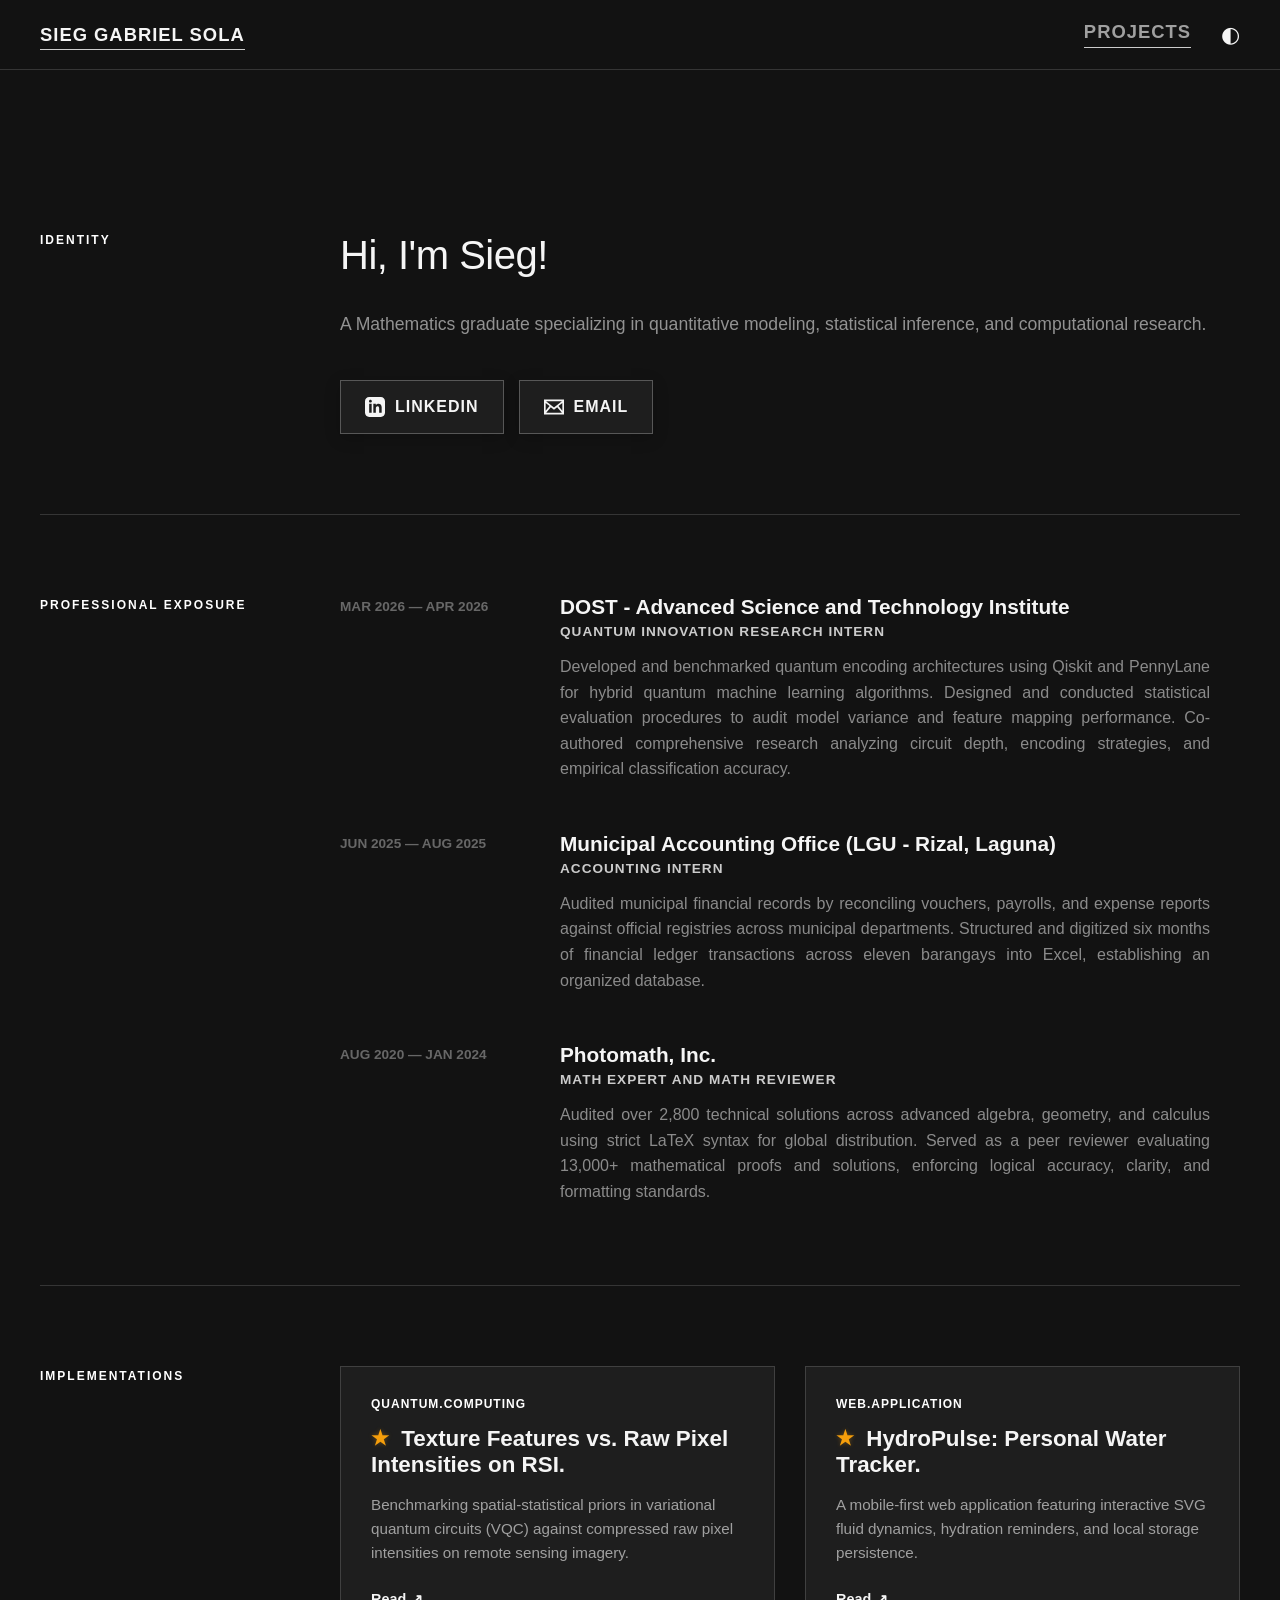
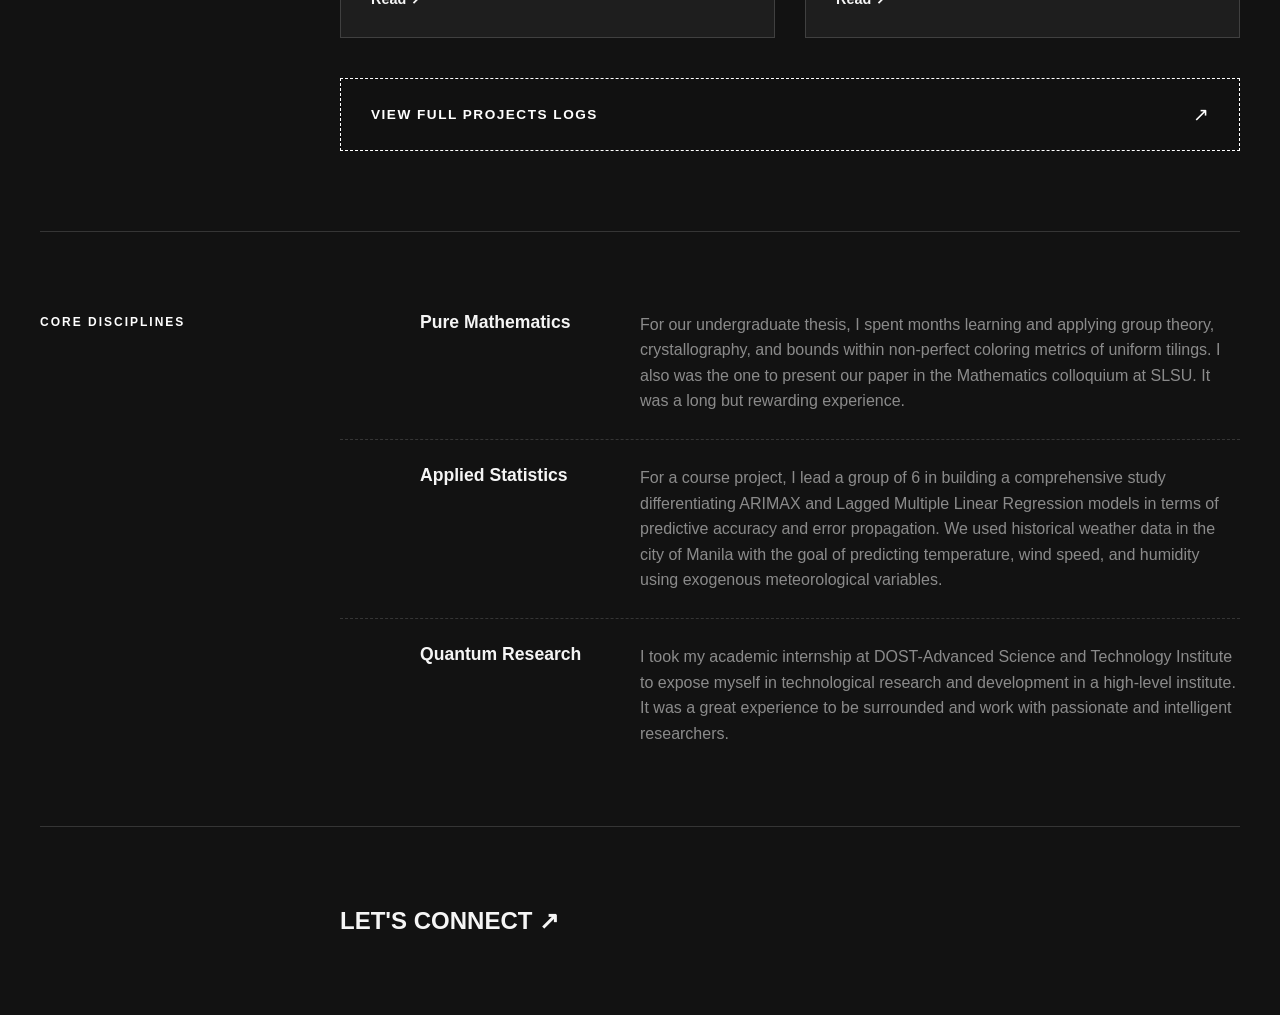
<file: index.html>
<!DOCTYPE html>
<html lang="en">

<head>
    <meta charset="UTF-8">
    <meta name="viewport" content="width=device-width, initial-scale=1.0">
    <title>Sieg Gabriel Sola</title>
    <link rel="stylesheet" href="style.css?v=3.1">
    <script>
        // Apply theme before paint to avoid flash
        (function () {
            var t = localStorage.getItem('theme') || 'dark';
            document.documentElement.setAttribute('data-theme', t);
        })();
    </script>
</head>

<body id="top">

    <nav class="top-banner">
        <div class="banner-inner">
            <div class="banner-brand">
                <a href="#top">Sieg Gabriel Sola</a>
            </div>
            <div class="banner-right">
                <a href="projects.html" class="nav-link">Projects</a>
                <button id="theme-toggle" class="theme-btn" aria-label="Toggle Theme">&#9680;</button>
            </div>
        </div>
    </nav>

    <div class="global-wrapper">

        <!-- 01 // IDENTITY -->
        <section class="intro-block">
            <div class="intro-grid">
                <div class="col-left">
                    <span class="section-index">IDENTITY</span>
                </div>
                <div class="col-right">
                    <div class="identity-content">
                        <div class="identity-left-col">
                            <div class="identity-text">
                                <h1 class="hero-statement">
                                    Hi, I'm Sieg!
                                </h1>
                                <p class="hero-subtext">
                                    A Mathematics graduate specializing in quantitative modeling, statistical inference,
                                    and computational research.
                                </p>
                            </div>
                            <div class="hero-action-links">
                                <a href="https://www.linkedin.com/in/sieg-gabriel-sola" target="_blank"
                                    class="hero-btn">
                                    <svg xmlns="http://www.w3.org/2000/svg" width="20" height="20" viewBox="0 0 24 24"
                                        fill="currentColor">
                                        <path
                                            d="M19 0h-14c-2.761 0-5 2.239-5 5v14c0 2.761 2.239 5 5 5h14c2.762 0 5-2.239 5-5v-14c0-2.761-2.238-5-5-5zm-11 19h-3v-11h3v11zm-1.5-12.268c-.966 0-1.75-.79-1.75-1.764s.784-1.764 1.75-1.764 1.75.79 1.75 1.764-.783 1.764-1.75 1.764zm13.5 12.268h-3v-5.604c0-3.368-4-3.113-4 0v5.604h-3v-11h3v1.765c1.396-2.586 7-2.777 7 2.476v6.759z" />
                                    </svg>
                                    LinkedIn
                                </a>
                                <a href="mailto:sieggabrielsola12@gmail.com" class="hero-btn">
                                    <svg xmlns="http://www.w3.org/2000/svg" width="20" height="20" viewBox="0 0 24 24"
                                        fill="currentColor">
                                        <path
                                            d="M0 3v18h24v-18h-24zm6.623 7.929l-4.623 5.712v-9.458l4.623 3.746zm-4.141-5.929h19.035l-9.517 7.713-9.518-7.713zm5.694 7.188l3.824 3.099 3.83-3.104 5.612 6.817h-18.779l5.513-6.812zm9.208-1.264l4.616-3.741v9.348l-4.616-5.607z" />
                                    </svg>
                                    Email
                                </a>
                                <!--<a href="Sieg Gabriel Sola Resume.pdf" target="_blank" class="hero-btn">
                                    <svg xmlns="http://www.w3.org/2000/svg" width="20" height="20" viewBox="0 0 24 24"
                                        fill="currentColor">
                                        <path
                                            d="M14 2v5h5v15h-14v-20h9zm1-2h-11v24h16v-18l-5-5zm-2 16h-4v-1h4v1zm2-3h-6v-1h6v1zm0-3h-6v-1h6v1z" />
                                    </svg>
                                    Resume (PDF) 
                                </a>-->
                            </div>
                        </div>
                    </div>
                </div>
            </div>
        </section>

        <!-- 02 // PROFESSIONAL EXPOSURE -->
        <section class="grid-section">
            <div class="section-row">
                <div class="col-left">
                    <span class="section-index">PROFESSIONAL EXPOSURE</span>
                </div>
                <div class="col-right">

                    <div class="timeline-item">
                        <div class="timeline-meta">MAR 2026 &mdash; APR 2026</div>
                        <div class="timeline-body">
                            <h3>DOST - Advanced Science and Technology Institute</h3>
                            <span class="role-title">Quantum Innovation Research Intern</span>
                            <p>Developed and benchmarked quantum encoding architectures using Qiskit and PennyLane for
                                hybrid quantum machine learning algorithms. Designed and conducted statistical
                                evaluation procedures to audit model variance and feature mapping performance.
                                Co-authored comprehensive research analyzing circuit depth, encoding strategies, and
                                empirical classification accuracy.
                            </p>
                        </div>
                    </div>

                    <div class="timeline-item">
                        <div class="timeline-meta">JUN 2025 &mdash; AUG 2025</div>
                        <div class="timeline-body">
                            <h3>Municipal Accounting Office (LGU - Rizal, Laguna)</h3>
                            <span class="role-title">ACCOUNTING INTERN</span>
                            <p>Audited municipal financial records by reconciling vouchers, payrolls, and expense
                                reports against official registries across municipal departments. Structured and
                                digitized six months of financial ledger transactions across eleven barangays into
                                Excel, establishing an organized database.
                            </p>
                        </div>
                    </div>

                    <div class="timeline-item">
                        <div class="timeline-meta">AUG 2020 &mdash; JAN 2024</div>
                        <div class="timeline-body">
                            <h3>Photomath, Inc.</h3>
                            <span class="role-title">MATH EXPERT AND MATH REVIEWER</span>
                            <p>Audited over 2,800 technical solutions across advanced algebra, geometry, and calculus
                                using strict LaTeX syntax for global distribution. Served as a peer reviewer evaluating
                                13,000+ mathematical proofs and solutions, enforcing logical accuracy, clarity, and
                                formatting standards.
                            </p>
                        </div>
                    </div>

                </div>
            </div>
        </section>

        <!-- 03 // INVENTIONS -->
        <section class="grid-section" id="projects-hook">
            <div class="section-row">
                <div class="col-left">
                    <span class="section-index">IMPLEMENTATIONS</span>
                </div>
                <div class="col-right">
                    <div class="projects-hook-container">
                        <a href="projects.html#quantum-rsi" class="project-hook-item">
                            <div class="project-header">
                                <span class="project-tag-green">QUANTUM.COMPUTING</span>
                            </div>
                            <h3 class="project-title"><span class="top-star" title="Top Project">&#9733;</span> Texture
                                Features vs. Raw Pixel Intensities on RSI.</h3>
                            <p class="project-summary">Benchmarking spatial-statistical priors in variational quantum
                                circuits (VQC) against compressed raw pixel intensities on remote sensing imagery.</p>
                            <span class="project-explore-link">Read <span class="btn-arrow">&#x2197;</span></span>
                        </a>

                        <a href="projects.html#water-tracker" class="project-hook-item">
                            <div class="project-header">
                                <span class="project-tag-green">WEB.APPLICATION</span>
                            </div>
                            <h3 class="project-title"><span class="top-star" title="Top Project">&#9733;</span>
                                HydroPulse: Personal Water Tracker.</h3>
                            <p class="project-summary">A mobile-first web application featuring interactive SVG fluid
                                dynamics, hydration reminders, and local storage persistence.</p>
                            <span class="project-explore-link">Read <span class="btn-arrow">&#x2197;</span></span>
                        </a>
                    </div>

                    <div class="projects-redirect-cta">
                        <a href="projects.html" class="big-redirect-btn">
                            <span class="btn-text">VIEW FULL PROJECTS LOGS</span>
                            <span class="btn-arrow">&#x2197;</span>
                        </a>
                    </div>
                </div>
            </div>
        </section>

        <!-- 04 // DOMAINS -->
        <section class="grid-section">
            <div class="section-row">
                <div class="col-left">
                    <span class="section-index">CORE DISCIPLINES</span>
                </div>
                <div class="col-right">
                    <div class="metrics-container">
                        <div class="metric-row">
                            <span class="metric-num"></span>
                            <span class="metric-label">Pure Mathematics</span>
                            <p class="metric-desc">For our undergraduate thesis, I spent months learning and applying
                                group theory, crystallography, and bounds within
                                non-perfect coloring metrics of uniform tilings. I also was the one to present our paper
                                in the Mathematics colloquium at SLSU. It was a long but rewarding experience.
                            </p>
                        </div>
                        <div class="metric-row">
                            <span class="metric-num"></span>
                            <span class="metric-label">Applied Statistics</span>
                            <p class="metric-desc">For a course project, I lead a group of 6 in building a comprehensive
                                study differentiating ARIMAX and Lagged Multiple Linear Regression models in terms of
                                predictive accuracy and error propagation. We used historical weather data in the city
                                of Manila
                                with the goal of
                                predicting temperature, wind speed, and humidity using exogenous meteorological
                                variables.
                            </p>
                        </div>
                        <div class="metric-row">
                            <span class="metric-num"></span>
                            <span class="metric-label">Quantum Research</span>
                            <p class="metric-desc">I took my academic internship at DOST-Advanced Science and
                                Technology Institute to expose myself in technological research and development
                                in a high-level institute. It was a great experience to be surrounded and work with
                                passionate and intelligent researchers.
                            </p>
                        </div>
                    </div>
                </div>
            </div>
        </section>

        <!-- 05 // FOOTPRINT -->
        <footer class="site-footer">
            <div class="footer-grid">
                <div class="col-left">
                    <span class="section-index"></span>
                </div>
                <div class="col-right contact-footer">
                    <a href="mailto:sieggabrielsola12@gmail.com" class="action-link">LET'S CONNECT <span
                            class="btn-arrow">&#x2197;</span></a>
                    <span class="copyright"></span>
                </div>
            </div>
        </footer>

    </div>

    <script>
        document.addEventListener('DOMContentLoaded', () => {
            const themeToggle = document.getElementById('theme-toggle');
            if (themeToggle) {
                themeToggle.addEventListener('click', () => {
                    const current = document.documentElement.getAttribute('data-theme');
                    const next = current === 'dark' ? 'light' : 'dark';
                    document.documentElement.setAttribute('data-theme', next);
                    localStorage.setItem('theme', next);
                });
            }
        });

        // Sync theme across tabs
        window.addEventListener('storage', (e) => {
            if (e.key === 'theme') {
                document.documentElement.setAttribute('data-theme', e.newValue);
            }
        });
    </script>
</body>

</html>
</file>
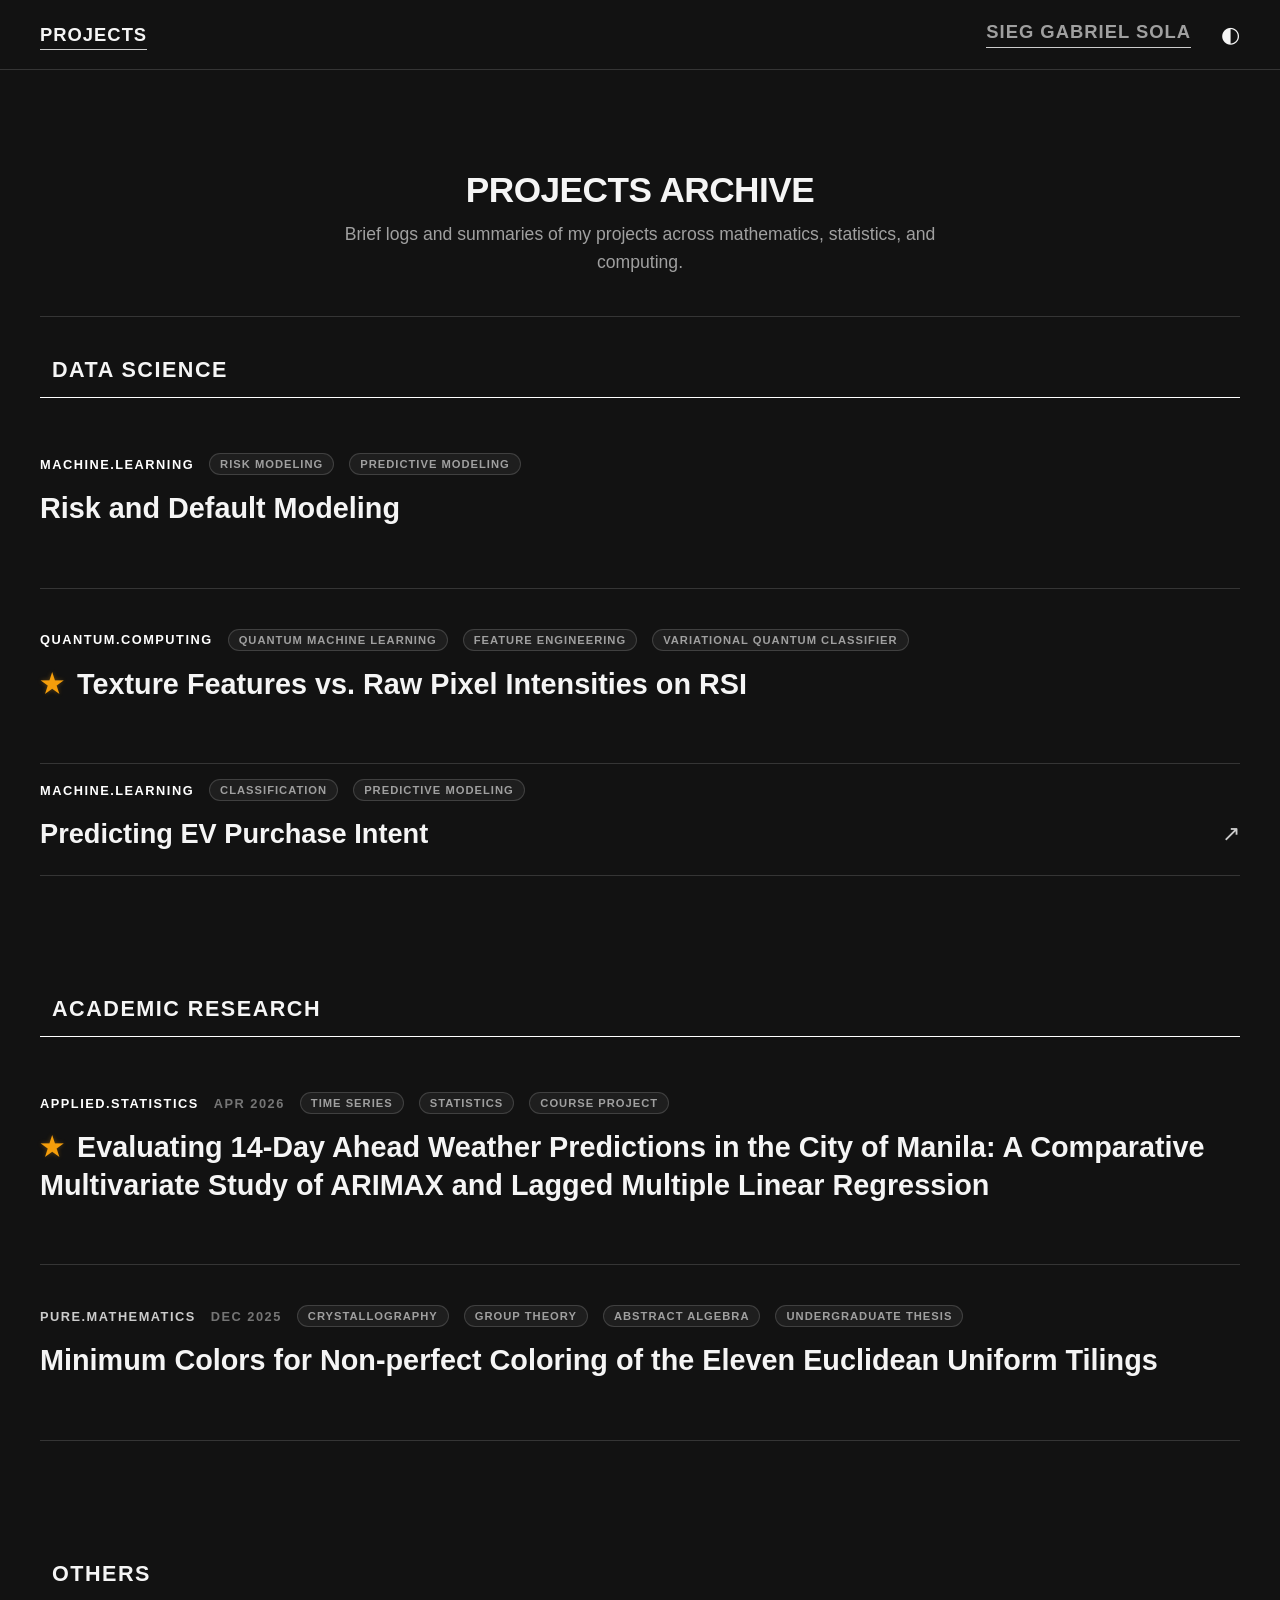
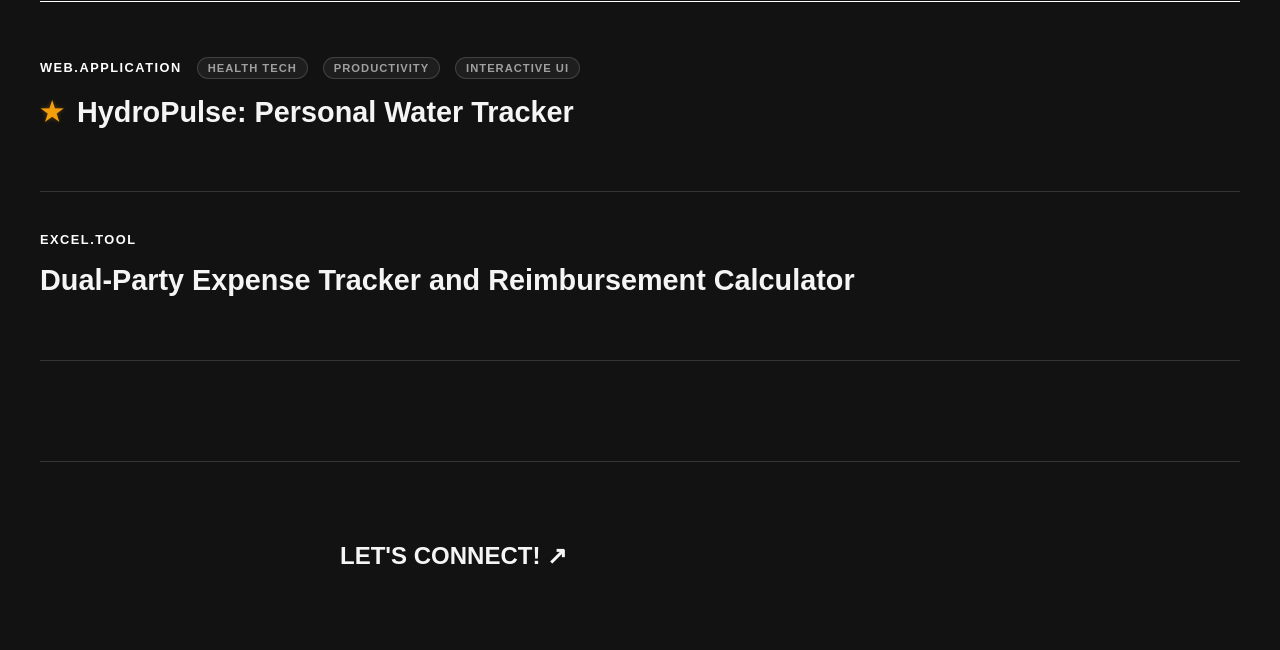
<file: projects.html>
﻿<!DOCTYPE html>
<html lang="en">

<head>
    <meta charset="UTF-8">
    <meta name="viewport" content="width=device-width, initial-scale=1.0">
    <title>Projects - Sieg Gabriel Sola</title>
    <link rel="stylesheet" href="style.css?v=3.1">
    <script>
        // Apply theme before paint to avoid flash
        (function () {
            var t = localStorage.getItem('theme') || 'dark';
            document.documentElement.setAttribute('data-theme', t);
        })();
    </script>
</head>

<body id="top">

    <nav class="top-banner">
        <div class="banner-inner">
            <div class="banner-brand">
                <a href="#top">Projects</a>
            </div>
            <div class="banner-right">
                <a href="index.html" class="nav-link">Sieg Gabriel Sola</a>
                <button id="theme-toggle" class="theme-btn" aria-label="Toggle Theme">&#9680;</button>
            </div>
        </div>
    </nav>

    <div class="global-wrapper">

        <header class="blog-header">
            <h1 class="blog-title">PROJECTS ARCHIVE</h1>
            <p class="blog-description">Brief logs and summaries of my projects across mathematics, statistics, and
                computing.</p>
        </header>

        <div class="blog-container">

            <main class="blog-main">

                <!-- 01 // DATA SCIENCE -->
                <section class="projects-subsection" id="data-science">
                    <div class="subsection-header">
                        <div class="subsection-title-wrap">
                            <span class="subsection-num"></span>
                            <h2 class="subsection-title">Data Science</h2>
                        </div>
                    </div>

                    <div class="subsection-content">
                        <article class="blog-post" id="risk-default-modeling">
                            <div class="post-clickable-title">
                                <div class="post-meta">
                                    <span class="post-tag-green">MACHINE.LEARNING</span>
                                    <span class="tag-badge">risk modeling</span>
                                    <span class="tag-badge">predictive modeling</span>
                                </div>
                                <h2 class="post-title">Risk and Default Modeling</h2>
                            </div>

                            <div class="post-content-expandable">
                                <div class="post-content">
                                    <div class="project-abstract">
                                        <h3 class="abstract-title">OVERVIEW</h3>
                                        <p class="abstract-text">
                                            This repository presents Risk Modeling and Default Prediction Framework
                                            built on a synthetic 50,000-borrower financial portfolio with real-world
                                            statistical properties (heavy Pareto tails, zero-inflated delinquency
                                            counts, and complex missing mechanisms).
                                        </p>
                                    </div>
                                </div>

                                <div class="post-footer">
                                    <a href="https://github.com/solasieggabriel/Data-Science/tree/main/Loan%20Default%20Prediction"
                                        class="read-more-btn" target="_blank" rel="noopener noreferrer">VIEW ON GITHUB
                                        <span class="btn-arrow">&#x2197;</span></a>
                                </div>
                            </div>
                        </article>

                        <article class="blog-post" id="quantum-rsi">
                            <div class="post-clickable-title">
                                <div class="post-meta">
                                    <span class="post-tag-green">QUANTUM.COMPUTING</span>
                                    <span class="tag-badge">quantum machine learning</span>
                                    <span class="tag-badge">feature engineering</span>
                                    <span class="tag-badge">Variational Quantum Classifier</span>
                                </div>
                                <h2 class="post-title"><span class="top-star" title="Top Project">&#9733;</span> Texture
                                    Features vs. Raw Pixel Intensities on RSI</h2>
                            </div>

                            <div class="post-content-expandable">
                                <div class="post-content">
                                    <div class="project-abstract">
                                        <h3 class="abstract-title">ABSTRACT</h3>
                                        <p class="abstract-text">
                                            In Noisy Intermediate-Scale Quantum (NISQ) computing, direct embedding
                                            high-resolution imagery into variational quantum circuits is severely
                                            constrained by qubit counts and circuit depth limitations. While linear
                                            dimensionality reduction via PCA is widely used to compress pixel inputs, it
                                            prioritizes global variance over localized spatial semantics. This study
                                            investigates whether encoding statistical and spatial texture features into
                                            a VQC provides a stronger inductive bias than compressed raw pixel
                                            intensities. Using a balanced dataset of 4000 remote sensing images across
                                            four classes (Sea/Lake, Forest, Residential, and AnnualCrop), a controlled
                                            A/B benchmark was conducted comparing an 8-feature representation against an
                                            8-component PCA baseline. Both models utilize an identical 8-qubit hybrid
                                            circuit featuring AngleEmbedding, four strongly entangling layers, and
                                            all-qubit Pauli-Z measurements, totaling 132 parameters. The
                                            feature-engineered model achieved a peak test accuracy of 93.38% and a 68.3%
                                            reduction in training loss relative to the PCA baseline (82.38% peak
                                            accuracy), delivering a +11.0% jump in macro-average F1-score, with
                                            identical runtimes. These results demonstrate that physically grounded
                                            spatial-statistical priors enhance quantum state separability and
                                            optimization dynamics, providing an efficient paradigm for quantum computer
                                            vision on NISQ architectures.
                                        </p>
                                    </div>
                                </div>

                                <div class="post-footer">
                                    <a href="https://github.com/solasieggabriel/Data-Science/tree/main/Texture%20Features%20vs.%20Raw%20Pixel%20Intensities%20on%20RSI"
                                        class="read-more-btn" target="_blank" rel="noopener noreferrer">VIEW ON GITHUB
                                        <span class="btn-arrow">&#x2197;</span></a>
                                </div>
                            </div>
                        </article>

                        <ul class="data-science-list">
                            <li class="data-science-item">
                                <a href="https://github.com/solasieggabriel/Data-Science/tree/main/Predict%20EV%20Purchase%20Intent"
                                    target="_blank" rel="noopener noreferrer" class="data-science-link">
                                    <div class="post-meta">
                                        <span class="post-tag-green">MACHINE.LEARNING</span>
                                        <span class="tag-badge">classification</span>
                                        <span class="tag-badge">predictive modeling</span>
                                    </div>
                                    <div class="data-science-title-wrap">
                                        <h3 class="data-science-title">Predicting EV Purchase Intent</h3>
                                        <span class="data-science-arrow">&#x2197;</span>
                                    </div>
                                </a>
                            </li>
                        </ul>
                    </div>
                </section>

                <!-- 02 // ACADEMIC RESEARCH -->
                <section class="projects-subsection" id="academic-research">
                    <div class="subsection-header">
                        <div class="subsection-title-wrap">
                            <span class="subsection-num"></span>
                            <h2 class="subsection-title">Academic Research</h2>
                        </div>
                    </div>

                    <div class="subsection-content">
                        <article class="blog-post" id="weather">
                            <div class="post-clickable-title">
                                <div class="post-meta">
                                    <span class="post-tag-green">APPLIED.STATISTICS</span>
                                    <span class="post-date">APR 2026</span>
                                    <span class="tag-badge">time series</span>
                                    <span class="tag-badge">statistics</span>
                                    <span class="tag-badge">course project</span>
                                </div>
                                <h2 class="post-title"><span class="top-star" title="Top Project">&#9733;</span>
                                    Evaluating 14-Day Ahead Weather Predictions in the City of
                                    Manila: A
                                    Comparative Multivariate Study of ARIMAX and Lagged Multiple Linear Regression</h2>
                            </div>

                            <div class="post-content-expandable">
                                <div class="post-content">
                                    <div class="project-abstract">
                                        <h3 class="abstract-title">ABSTRACT</h3>
                                        <p class="abstract-text">
                                            We compare two methods for predicting Manila's weather 14 days in advance.
                                            This
                                            study focused on forecasting three main variables: mean temperature,
                                            relative
                                            humidity, and mean wind speed.
                                            Using local weather data from January 2023 to March 2026, we tested a
                                            stochastic
                                            model against a deterministic model, ARIMAX and Lagged Multiple Linear
                                            Regression
                                            (LMLR), respectively.
                                            Comprehensive preprocessing steps were implemented, incorporating
                                            stationarity
                                            testing, first-order differencing, and Principal Component Analysis (PCA) to
                                            address
                                            multicollinearity and dimensionality.
                                            The dataset was also split into four local seasons: Habagat, Transition,
                                            Amihan, and
                                            Dry Season. In terms of forecasting strategy, ARIMAX predicted recursively
                                            while
                                            LMLR used a multi-step direct approach to keep errors from propagating over
                                            the 14
                                            days.
                                            We evaluated the models using standard error metrics like RMSE and MAE,
                                            alongside
                                            statistical tests like the Diebold-Mariano test and the Paired Hotelling's
                                            T^2 test
                                            to check the accuracy of the entire 14-day forecast.
                                            Our results show that both models have different strengths and weaknesses
                                            depending
                                            on the season, highlighting the trade-offs between stochastic and
                                            deterministic
                                            forecasting.
                                        </p>
                                        <div class="abstract-coauthors">
                                            <strong>Coauthors:</strong> K.N.L., D.L.O., C.M.R., J.S., J.S. &nbsp;|&nbsp;
                                            <strong>Adviser:</strong> A.A.
                                        </div>
                                    </div>

                                    <div class="project-single-figure">
                                        <div class="figure-card single-figure-card">
                                            <div class="figure-img-container zoomable-container"
                                                id="weather-forecast-zoomable">
                                                <div class="zoom-controls">
                                                    <button class="zoom-btn zoom-in" title="Zoom In">+</button>
                                                    <button class="zoom-btn zoom-out" title="Zoom Out">−</button>
                                                </div>
                                                <div class="zoom-img-wrapper">
                                                    <img src="arimax_vs_lmlr_plots.png"
                                                        alt="ARIMAX vs LMLR Prediction Forecast Plots"
                                                        class="figure-img">
                                                </div>
                                            </div>
                                            <div class="figure-caption">
                                                <span class="figure-label">Figure 1.</span> ARIMAX vs. LMLR Prediction
                                                Forecast
                                                Plots. (Click +/− to zoom, drag to pan)
                                            </div>
                                        </div>
                                    </div>

                                    <p>
                                        The 12 plots in Figure 1, Actual vs ARIMAX vs LMLR, provide the final visual
                                        evidences
                                        of the study. In these plots, the ARIMAX model consistently
                                        tracks the fluctuations of the weather variables with higher fidelity than LMLR.
                                        Conversely, the LMLR predictions appear as a smoothed approximation
                                        of the seasonal mean, often lagging behind the rapid transitions'
                                        characteristics of the
                                        Manila climate pulses.
                                    </p>

                                    <div class="project-single-figure">
                                        <div class="figure-card single-figure-card">
                                            <div class="figure-img-container">
                                                <img src="error_accumulation_points.png"
                                                    alt="ARIMAX vs Lagged Regression Weather Forecast Error Comparison"
                                                    class="figure-img">
                                            </div>
                                            <div class="figure-caption">
                                                <span class="figure-label">Figure 2.</span> Mean Error Accumulation
                                                Comparison.
                                            </div>
                                        </div>
                                    </div>

                                    <p>
                                        The mean absolute error (MAE) was averaged across the four seasonal folds and
                                        plotted
                                        against the lead time. As seen in Figure 2, the LMLR
                                        generally has a steeper error growth curve. The ARIMAX demonstrates superior
                                        error
                                        dampening compared to LMLR. The stochastic Moving Average component
                                        allowed the ARIMAX model to self-correct, whereas the LMLR's direct approach
                                        shows a
                                        gradual separation from the actual atmospheric state as the 14-day limit
                                        approaches.
                                    </p>
                                </div>

                                <div class="post-footer">
                                    <a href="https://github.com/solasieggabriel/ARIMAX-and-Lagged-MLR-Weather-Forecasting-SLSU-"
                                        class="read-more-btn" target="_blank" rel="noopener noreferrer">VIEW ON GITHUB
                                        <span class="btn-arrow">&#x2197;</span></a>
                                </div>
                            </div>
                        </article>

                        <article class="blog-post" id="tiling">
                            <div class="post-clickable-title">
                                <div class="post-meta">
                                    <span class="post-tag-yellow">PURE.MATHEMATICS</span>
                                    <span class="post-date">DEC 2025</span>
                                    <span class="tag-badge">crystallography</span>
                                    <span class="tag-badge">group theory</span>
                                    <span class="tag-badge">abstract algebra</span>
                                    <span class="tag-badge">undergraduate thesis</span>
                                </div>
                                <h2 class="post-title">Minimum Colors for Non-perfect Coloring of the Eleven Euclidean
                                    Uniform
                                    Tilings</h2>
                            </div>

                            <div class="post-content-expandable">
                                <div class="post-content">
                                    <div class="project-abstract">
                                        <h3 class="abstract-title">ABSTRACT</h3>
                                        <p class="abstract-text">
                                            This study investigates the relationship between color symmetry and
                                            geometric
                                            structure of the
                                            11 Euclidean uniform tilings. A coloring is considered perfect if the
                                            tiling's
                                            symmetries
                                            preserve the color pattern through transformations. The primary objective of
                                            this
                                            study is to
                                            determine the minimum number of colors required to guarantee non-perfect
                                            coloring
                                            where symmetry
                                            is necessarily broken for each tiling. The methodology utilizes group
                                            theory,
                                            specifically analyzing
                                            transitive tile orbits and stabilizer subgroups. Orbits are classified as
                                            Type I,
                                            those who share
                                            the symmetries of regular tilings, and otherwise Type II, requiring a
                                            derived index
                                            formula based on
                                            point group and translation subgroup indices. By generating the complete set
                                            of
                                            perfect coloring numbers
                                            for each tiling, the minimum non-perfect coloring number is identified as
                                            the
                                            smallest integer not
                                            present in that set. Results show that regular tilings require minimal
                                            colors (2 or
                                            3) for non-perfection.
                                            However, tilings with multiple orbits require significantly more. For
                                            example, the
                                            4.8.8 tiling requires
                                            7 colors, while the 3.6.3.6 and 3.12.12 tilings both require 23 colors to
                                            ensure a
                                            non-perfect coloring.
                                            These findings quantify the threshold at which color symmetry is lost and
                                            provide a
                                            structured framework
                                            for analyzing non-symmetry in mathematical patterns.
                                        </p>
                                        <div class="abstract-coauthors">
                                            <strong>Coauthors:</strong> K.N.L., M.F.P. &nbsp;|&nbsp;
                                            <strong>Adviser:</strong>
                                            K.L., PhD
                                        </div>
                                    </div>

                                    <div class="project-single-figure">
                                        <div class="figure-card single-figure-card">
                                            <div class="figure-img-container">
                                                <img src="tiling_coloring.png"
                                                    alt="Perfect and Non-Perfect Coloring of Tiling 4.4.4.4"
                                                    class="figure-img">
                                            </div>
                                            <div class="figure-caption">
                                                <span class="figure-label">Figure 1.</span> Perfect coloring (left) vs.
                                                non-perfect coloring (right) of the regular tiling 4.4.4.4 with symmetry
                                                group
                                                <em>G</em> = <em>p4m</em>.
                                            </div>
                                        </div>
                                    </div>

                                    <p>
                                        Figure 1 illustrates two distinct 2-colorings of the regular 4.4.4.4 tiling,
                                        whose full
                                        symmetry
                                        group is G = p4m. On the left, the checkerboard pattern represents a perfect
                                        coloring,
                                        where every symmetry
                                        operation of the uncolored tiling preserves or cleanly permutes the color
                                        distribution.
                                        On the right yields a
                                        non-perfect coloring, where certain original symmetries (such as specific
                                        reflections or
                                        rotations) are broken
                                        by the color arrangement.

                                        Importantly, while 2 colors are sufficient to produce a non-perfect coloring
                                        here, 2
                                        colors do not represent the absolute
                                        minimum color bound that forces or guarantees non-perfection for this tiling.
                                        Because a
                                        2-color allocation can still
                                        result in a perfect coloring (left), using 2 colors does not guarantee
                                        symmetry-breaking. The core goal of this study
                                        is to determine the minimum number of colors required to ensure non-perfection
                                        for each
                                        of the 11 Euclidean uniform tilings.
                                    </p>
                                </div>

                                <div class="post-footer">
                                    <a href="#" class="read-more-btn open-pdf-btn"
                                        data-pdf-src="Minimum Colors for Non-Perfect Coloring of the Eleven Euclidean Uniform Tilings.pdf"
                                        data-pdf-title="Minimum Colors for Non-perfect Coloring of the Eleven Euclidean Uniform Tilings (journal)">READ
                                        PDF <span class="btn-arrow">&#x2197;</span></a>
                                </div>
                            </div>
                        </article>
                    </div>
                </section>

                <!-- 03 // OTHERS -->
                <section class="projects-subsection" id="others">
                    <div class="subsection-header">
                        <div class="subsection-title-wrap">
                            <span class="subsection-num"></span>
                            <h2 class="subsection-title">Others</h2>
                        </div>
                    </div>

                    <div class="subsection-content">
                        <article class="blog-post" id="water-tracker">
                            <div class="post-clickable-title">
                                <div class="post-meta">
                                    <span class="post-tag-green">WEB.APPLICATION</span>
                                    <span class="tag-badge">health tech</span>
                                    <span class="tag-badge">productivity</span>
                                    <span class="tag-badge">interactive UI</span>
                                </div>
                                <h2 class="post-title"><span class="top-star" title="Top Project">&#9733;</span>
                                    HydroPulse: Personal Water Tracker</h2>
                            </div>

                            <div class="post-content-expandable">
                                <div class="post-content">
                                    <div class="project-abstract">
                                        <h3 class="abstract-title">OVERVIEW</h3>
                                        <p class="abstract-text">
                                            HydroPulse is a mobile-first personal hydration tracker engineered for
                                            clean, intuitive daily fluid monitoring. It features interactive SVG liquid
                                            visualization, customizable vessel management, and local storage
                                            persistence.
                                        </p>
                                    </div>

                                    <div class="project-single-figure figure-mobile-wrap">
                                        <div class="figure-card single-figure-card mobile-mockup-card">
                                            <div class="figure-img-container">
                                                <img src="hydropulse_preview.png"
                                                    alt="HydroPulse Personal Water Tracker Application Interface"
                                                    class="figure-img">
                                            </div>
                                            <div class="figure-caption">
                                                <span class="figure-label">Figure 1.</span> HydroPulse mobile interface
                                                showcasing interactive fluid level, real-time hydration metrics, and
                                                calendar streak log.
                                            </div>
                                        </div>
                                    </div>

                                    <p>
                                        Key capabilities include quick logging controls (preset amounts, full glass
                                        finish, and custom volumes), an undo history stack, an active hydration timer
                                        that alerts users when it is time to drink again, and a calendar breakdown
                                        tracking target completion day-by-day.
                                    </p>
                                </div>

                                <div class="post-footer"
                                    style="display: flex; justify-content: flex-start; gap: 15px; align-items: center; flex-wrap: wrap;">
                                    <a href="https://solasieggabriel.github.io/water_tracker/" class="read-more-btn"
                                        target="_blank" rel="noopener noreferrer">OPEN LIVE APP
                                        <span class="btn-arrow">&#x2197;</span></a>
                                    <a href="https://github.com/solasieggabriel/water_tracker" class="read-more-btn"
                                        target="_blank" rel="noopener noreferrer">VIEW ON GITHUB
                                        <span class="btn-arrow">&#x2197;</span></a>
                                </div>
                            </div>
                        </article>

                        <article class="blog-post" id="expense-calculator">
                            <div class="post-clickable-title">
                                <div class="post-meta">
                                    <span class="post-tag-green">EXCEL.TOOL</span>
                                </div>
                                <h2 class="post-title">Dual-Party Expense Tracker and Reimbursement Calculator</h2>
                            </div>

                            <div class="post-content-expandable">
                                <div class="post-content">
                                    <div class="project-abstract">
                                        <h3 class="abstract-title">OVERVIEW</h3>
                                        <p class="abstract-text">
                                            A spreadsheet tool that tracks shared trip expenses between two people. It
                                            separates shared group costs from personal purchases, calculates what each
                                            person owes using conditional logic, and automatically figures out who needs
                                            to pay whom to settle the balance.
                                        </p>
                                    </div>

                                    <div class="project-single-figure">
                                        <div class="figure-card single-figure-card">
                                            <div class="figure-img-container">
                                                <img src="expense_calculator_preview.png?v=5"
                                                    alt="Dual-Party Expense Tracker and Reimbursement Calculator Preview"
                                                    class="figure-img">
                                            </div>
                                            <div class="figure-caption">
                                                <span class="figure-label">Figure 1.</span> Dynamic Reimbursement
                                                Calculator, Overall Category Summary, and Trip-Filtered Breakdown.
                                            </div>
                                        </div>
                                    </div>

                                    <p>
                                        The workbook has two main sheets: an Expense Tracker for logging items
                                        chronologically
                                        (split by category and whether they are shared) and an Expense Summary
                                        dashboard. The
                                        system automatically splits shared costs 50/50 and assigns personal items to the
                                        individual who bought them, calculating exact balances without need for manual
                                        calculations.
                                    </p>
                                </div>

                                <div class="post-footer" style="display: flex; gap: 15px; align-items: center;">
                                    <a href="Dual-Party Expense Tracker and Reimbursement Calculator.xlsx"
                                        download="Dual-Party Expense Tracker and Reimbursement Calculator.xlsx"
                                        class="read-more-btn">DOWNLOAD SPREADSHEET (.XLSX) <span
                                            class="btn-arrow">&#x2193;</span></a>
                                </div>
                            </div>
                        </article>
                    </div>
                </section>

            </main>



        </div>

        <footer class="site-footer">
            <div class="footer-grid">
                <div class="col-left">
                    <span class="section-index"></span>
                </div>
                <div class="col-right contact-footer">
                    <a href="mailto:sieggabrielsola12@gmail.com" class="action-link">LET'S CONNECT! <span
                            class="btn-arrow">&#x2197;</span></a>
                    <!-- <span class="copyright">Â© 2026 ALL RIGHTS RESERVED.</span> -->
                </div>
            </div>
        </footer>

    </div>

    <!-- PDF Modal Overlay -->
    <div id="pdf-modal" class="modal-overlay">
        <div class="modal-container">
            <div class="modal-header">
                <h3 class="modal-title" id="pdf-modal-title">Minimum Colors Journal</h3>
                <button class="modal-close-btn" id="close-modal-btn" aria-label="Close modal">CLOSE &#10006;</button>
            </div>
            <div class="modal-body">
                <iframe src="minimum_colors_journal.pdf" class="pdf-iframe" id="pdf-iframe"></iframe>
            </div>
        </div>
    </div>

    <script>
        // Apply theme immediately to avoid flash
        (function () {
            const savedTheme = localStorage.getItem('theme') || 'dark';
            document.documentElement.setAttribute('data-theme', savedTheme);
        })();

        document.addEventListener('DOMContentLoaded', () => {
            // --- Theme Toggle ---
            const themeToggle = document.getElementById('theme-toggle');
            if (themeToggle) {
                themeToggle.addEventListener('click', () => {
                    const current = document.documentElement.getAttribute('data-theme');
                    const next = current === 'dark' ? 'light' : 'dark';
                    document.documentElement.setAttribute('data-theme', next);
                    localStorage.setItem('theme', next);
                });
            }

            // --- Accordion ---
            const posts = document.querySelectorAll('.blog-post');
            const tocLinks = document.querySelectorAll('.toc-link');

            function togglePost(postId, forceOpen = null) {
                const post = document.getElementById(postId);
                if (!post) return;
                const contentExpandable = post.querySelector('.post-content-expandable');
                if (!contentExpandable) return;

                const isExpanded = post.classList.contains('expanded');
                const shouldExpand = (forceOpen !== null) ? forceOpen : !isExpanded;

                if (shouldExpand) {
                    post.classList.add('expanded');
                    tocLinks.forEach(link => {
                        if (link.getAttribute('href') === '#' + postId) link.classList.add('active');
                    });
                } else {
                    post.classList.remove('expanded');
                    tocLinks.forEach(link => {
                        if (link.getAttribute('href') === '#' + postId) link.classList.remove('active');
                    });
                }
            }

            posts.forEach(post => {
                const header = post.querySelector('.post-clickable-title');
                if (header) {
                    header.addEventListener('click', () => togglePost(post.id));
                }
            });

            tocLinks.forEach(link => {
                link.addEventListener('click', (e) => {
                    e.preventDefault();
                    const targetId = link.getAttribute('href').substring(1);
                    togglePost(targetId, true);
                });
            });

            // Open from URL hash (e.g. projects.html#tiling)
            if (window.location.hash) {
                togglePost(window.location.hash.substring(1), true);
            }

            // --- Zoom & Pan ---
            const zoomContainer = document.getElementById('weather-forecast-zoomable');
            if (zoomContainer) {
                const img = zoomContainer.querySelector('.figure-img');
                const btnIn = zoomContainer.querySelector('.zoom-in');
                const btnOut = zoomContainer.querySelector('.zoom-out');
                let scale = 1, isDragging = false;
                let startX = 0, startY = 0, translateX = 0, translateY = 0;

                function updateTransform(useTransition = true) {
                    img.style.transition = useTransition ? 'transform 0.2s ease' : 'none';
                    img.style.transform = `scale(${scale}) translate(${translateX / scale}px, ${translateY / scale}px)`;
                    zoomContainer.style.cursor = scale > 1 ? (isDragging ? 'grabbing' : 'grab') : 'default';
                }

                btnIn.addEventListener('click', (e) => { e.stopPropagation(); if (scale < 4) { scale = Math.min(4, scale + 0.5); updateTransform(); } });
                btnOut.addEventListener('click', (e) => {
                    e.stopPropagation();
                    if (scale > 1) {
                        scale = Math.max(1, scale - 0.5);
                        if (scale === 1) { translateX = 0; translateY = 0; }
                        updateTransform();
                    }
                });
                zoomContainer.addEventListener('mousedown', (e) => { if (scale <= 1) return; e.preventDefault(); isDragging = true; startX = e.clientX - translateX; startY = e.clientY - translateY; updateTransform(false); });
                window.addEventListener('mousemove', (e) => { if (!isDragging) return; translateX = e.clientX - startX; translateY = e.clientY - startY; updateTransform(false); });
                window.addEventListener('mouseup', () => { if (isDragging) { isDragging = false; updateTransform(); } });
                zoomContainer.addEventListener('mouseleave', () => { if (isDragging) { isDragging = false; updateTransform(); } });
            }

            // --- PDF Modal ---
            const pdfModal = document.getElementById('pdf-modal');
            const openPdfBtns = document.querySelectorAll('.open-pdf-btn');
            const closeModalBtn = document.getElementById('close-modal-btn');
            const modalTitle = document.getElementById('pdf-modal-title');
            const pdfIframe = document.getElementById('pdf-iframe');

            if (pdfModal && openPdfBtns.length > 0 && closeModalBtn) {
                openPdfBtns.forEach(btn => {
                    btn.addEventListener('click', (e) => {
                        e.preventDefault();
                        if (pdfIframe) pdfIframe.src = btn.getAttribute('data-pdf-src');
                        if (modalTitle) modalTitle.textContent = btn.getAttribute('data-pdf-title');
                        pdfModal.classList.add('active');
                        document.body.style.overflow = 'hidden';
                    });
                });
                const closeModal = () => { pdfModal.classList.remove('active'); document.body.style.overflow = ''; };
                closeModalBtn.addEventListener('click', closeModal);
                pdfModal.addEventListener('click', (e) => { if (e.target === pdfModal) closeModal(); });
                window.addEventListener('keydown', (e) => { if (e.key === 'Escape' && pdfModal.classList.contains('active')) closeModal(); });
            }
        });

        // Sync theme across tabs
        window.addEventListener('storage', (e) => {
            if (e.key === 'theme') {
                document.documentElement.setAttribute('data-theme', e.newValue);
            }
        });
    </script>

</body>

</html>
</file>
<file: style.css>
/* Clean Editorial Structural Palette (Monochrome NYT Theme) */
:root {
    --canvas: #FFFFFF;
    --canvas-card: #F8F9FA;
    --ink-dark: #121212;
    --ink-muted: #555555;
    --accent-primary: #000000;
    --accent-secondary: #333333;
    --grid-line: rgba(0, 0, 0, 0.1);
    --font-sans: 'Segoe UI', -apple-system, BlinkMacSystemFont, Roboto, Helvetica, Arial, sans-serif;
}

[data-theme="dark"] {
    --canvas: #121212;
    --canvas-card: #1E1E1E;
    --ink-dark: #F5F5F5;
    --ink-muted: #A0A0A0;
    --accent-primary: #FFFFFF;
    --accent-secondary: #CCCCCC;
    --grid-line: rgba(255, 255, 255, 0.15);
}

/* Reset and Global Parameters */
* {
    margin: 0;
    padding: 0;
    box-sizing: border-box;
}

html {
    scroll-behavior: smooth;
    font-family: var(--font-sans);
    background-color: var(--canvas);
    color: var(--ink-dark);
    scrollbar-color: var(--accent-secondary) var(--canvas);
    scrollbar-width: thin;
}

::-webkit-scrollbar {
    width: 8px;
}

::-webkit-scrollbar-track {
    background: var(--canvas);
}

::-webkit-scrollbar-thumb {
    background: var(--accent-secondary);
    border-radius: 4px;
}

::-webkit-scrollbar-thumb:hover {
    background: var(--accent-primary);
}

body {
    padding-top: 110px;
    background-color: var(--canvas);
    color: var(--ink-dark);
    font-family: var(--font-sans);
    transition: background-color 0.3s ease, color 0.3s ease;
}

button, input, select, textarea {
    font-family: var(--font-sans);
}

/* Top Opaque Minimal Banner */
.top-banner {
    position: fixed;
    top: 0;
    left: 0;
    right: 0;
    width: 100%;
    height: 70px;
    background: var(--canvas);
    border-bottom: 1px solid var(--grid-line);
    color: var(--ink-dark);
    z-index: 100;
    display: flex;
    align-items: center;
    transition: background-color 0.3s ease, border-color 0.3s ease;
}

/* Theme Toggle Button */
.theme-btn {
    background: none;
    border: none;
    color: var(--ink-dark);
    font-size: 1.4rem;
    cursor: pointer;
    margin-left: 30px;
    display: flex;
    align-items: center;
    justify-content: center;
    transition: transform 0.3s ease, color 0.3s ease;
    padding: 0;
    font-family: var(--font-sans);
}

.theme-btn:hover {
    transform: rotate(20deg) scale(1.1);
    color: var(--accent-secondary);
}

.banner-inner {
    width: 100%;
    max-width: 1300px;
    margin: 0 auto;
    padding: 0 40px;
    display: flex;
    justify-content: space-between;
    align-items: center;
}

.banner-left {
    display: flex;
    justify-content: flex-start;
}

.banner-right {
    display: flex;
    justify-content: flex-end;
}

.banner-brand {
    font-family: var(--font-sans);
    font-size: 1.15rem;
    font-weight: 700;
    letter-spacing: 1px;
    text-transform: uppercase;
    text-align: center;
}

.banner-brand a {
    color: var(--ink-dark);
    text-decoration: none;
    position: relative;
    padding-bottom: 4px;
    border-bottom: 1.5px solid var(--accent-secondary);
    transition: all 0.2s ease;
}

.banner-brand a:hover {
    color: var(--ink-dark);
    text-shadow: 0 0 10px rgba(100, 100, 100, 0.8), 0 0 20px rgba(0, 0, 0, 0.5);
    border-bottom-color: var(--accent-primary);
}

.nav-link {
    font-family: var(--font-sans);
    font-size: 1.15rem;
    font-weight: 700;
    letter-spacing: 1px;
    text-decoration: none;
    color: var(--ink-muted);
    text-transform: uppercase;
    position: relative;
    padding-bottom: 4px;
    border-bottom: 1.5px solid var(--accent-secondary);
    transition: all 0.2s ease;
}

.nav-link:hover {
    color: var(--ink-dark);
    text-shadow: 0 0 10px rgba(100, 100, 100, 0.8), 0 0 20px rgba(0, 0, 0, 0.5);
    border-bottom-color: var(--accent-primary);
}

.nav-link.active {
    color: var(--accent-primary);
    border-bottom-color: var(--accent-primary);
}

/* Header Swap Animations for SPA Transition Feel */
@keyframes slideBrandFromRight {
    from {
        transform: translateX(180px);
        opacity: 0.3;
    }

    to {
        transform: translateX(0);
        opacity: 1;
    }
}

@keyframes slideLinkFromLeft {
    from {
        transform: translateX(-180px);
        opacity: 0.3;
    }

    to {
        transform: translateX(0);
        opacity: 1;
    }
}

.top-banner .banner-brand {
    animation: slideBrandFromRight 0.8s cubic-bezier(0.16, 1, 0.3, 1) forwards;
}

.top-banner .banner-right {
    animation: slideLinkFromLeft 0.8s cubic-bezier(0.16, 1, 0.3, 1) forwards;
}

/* Base Structural Grid Blueprint */
.global-wrapper {
    max-width: 1300px;
    margin: 0 auto;
    padding: 0 40px;
}

/* Asymmetric Columns Configuration */
.intro-grid,
.section-row,
.footer-grid {
    display: grid;
    grid-template-columns: 25% 75%;
    padding: 80px 0;
    border-top: 1px solid var(--grid-line);
}

/* Left Column: Fixed structural anchors */
.col-left {
    padding-right: 20px;
}

.section-index {
    font-size: 0.75rem;
    font-weight: 700;
    letter-spacing: 2px;
    color: var(--accent-primary);
}

/* Section 1 Specifications: The Identity Statement */
.intro-block {
    margin-top: 40px;
}

.intro-block .intro-grid {
    border-top: none;
    /* First block has clean headspace */
}

.identity-content {
    display: grid;
    grid-template-columns: 1fr;
    gap: 40px;
    align-items: stretch;
    max-width: 900px;
}

.hero-statement {
    font-size: 2.5rem;
    font-weight: 500;
    line-height: 1.25;
    letter-spacing: -0.5px;
    color: var(--ink-dark);
}

.hero-subtext {
    margin-top: 30px;
    font-size: 1.1rem;
    line-height: 1.7;
    color: var(--ink-muted);
    opacity: 0.9;
    text-align: justify;
}

/* Hero Action Links */
.hero-action-links {
    display: flex;
    flex-direction: row;
    flex-wrap: wrap;
    gap: 15px;
    margin-top: 40px;
    justify-content: flex-start;
}

.hero-btn svg {
    margin-right: 10px;
    transition: transform 0.3s cubic-bezier(0.16, 1, 0.3, 1);
}

.hero-btn:hover svg {
    transform: scale(1.15) rotate(-5deg);
}

.hero-btn {
    display: flex;
    align-items: center;
    justify-content: center;
    background-color: rgba(255, 255, 255, 0.05);
    border: 1px solid rgba(255, 255, 255, 0.25);
    border-radius: 0px;
    padding: 16px 24px;
    color: var(--ink-dark);
    text-decoration: none;
    font-size: 1rem;
    font-weight: 600;
    letter-spacing: 1px;
    text-transform: uppercase;
    transition: all 0.3s cubic-bezier(0.16, 1, 0.3, 1);
    box-shadow: 0 4px 15px rgba(0, 0, 0, 0.2);
}

.hero-btn:hover {
    border-color: var(--accent-secondary);
    color: var(--canvas);
    background-color: var(--accent-secondary);
    transform: translateY(-3px);
    box-shadow:
        0 10px 25px rgba(100, 100, 100, 0.25),
        0 0 0 1px var(--accent-secondary);
}

/* Section 2 Specifications: Domain Split Metrics */
.metrics-container {
    display: flex;
    flex-direction: column;
}

.metric-row {
    display: grid;
    grid-template-columns: 80px 220px 1fr;
    padding: 25px 0;
    border-bottom: 1px dashed var(--grid-line);
}

.metric-row:first-child {
    padding-top: 0;
}

.metric-row:last-child {
    border-bottom: none;
    padding-bottom: 0;
}

.metric-num {
    font-size: 0.8rem;
    font-weight: 700;
    color: var(--accent-secondary);
}

.metric-label {
    font-size: 1.1rem;
    font-weight: 600;
    color: var(--ink-dark);
}

.metric-desc {
    font-size: 1rem;
    line-height: 1.6;
    color: var(--ink-muted);
    opacity: 0.85;
}

/* Section 3 Specifications: Clean Chronology Timeline */
.timeline-item {
    display: grid;
    grid-template-columns: 220px 1fr;
    margin-bottom: 50px;
}

.timeline-item:last-child {
    margin-bottom: 0;
}

.timeline-meta {
    font-size: 0.85rem;
    font-weight: 700;
    color: var(--ink-muted);
    opacity: 0.6;
    padding-top: 4px;
}

.timeline-body h3 {
    font-size: 1.3rem;
    font-weight: 600;
    color: var(--ink-dark);
}

.role-title {
    display: inline-block;
    font-size: 0.85rem;
    font-weight: 600;
    text-transform: uppercase;
    letter-spacing: 1px;
    color: var(--accent-secondary);
    margin: 5px 0 15px 0;
}

.timeline-body p {
    font-size: 1rem;
    line-height: 1.6;
    color: var(--ink-muted);
    opacity: 0.85;
    max-width: 650px;
    text-align: justify;
}

/* Footer Specifications */
.contact-footer {
    display: flex;
    justify-content: space-between;
    align-items: center;
}

.action-link {
    font-size: 1.5rem;
    font-weight: 700;
    color: var(--ink-dark);
    text-decoration: none;
    transition: color 0.2s ease;
}

.action-link:hover {
    color: var(--accent-secondary);
}

.copyright {
    font-size: 0.75rem;
    font-weight: 600;
    letter-spacing: 1px;
    color: var(--ink-muted);
    opacity: 0.5;
}

/* Responsive Framework for Mobile viewports */
@media (max-width: 850px) {
    body {
        padding-top: 96px;
    }

    .top-banner {
        top: 16px;
        left: 16px;
        right: 16px;
        width: calc(100% - 32px);
        height: 64px;
        border-radius: 32px;
    }

    .global-wrapper {
        padding: 0 24px;
    }

    .banner-inner {
        padding: 0 20px;
        display: flex;
        justify-content: space-between;
        align-items: center;
    }

    .banner-left {
        display: none;
    }

    .banner-brand {
        font-size: 1rem;
        text-align: left;
    }

    .intro-grid,
    .section-row,
    .footer-grid {
        grid-template-columns: 1fr;
        gap: 20px;
        padding: 50px 0;
    }

    .hero-statement {
        font-size: 1.8rem;
    }

    .identity-content {
        grid-template-columns: 1fr;
        gap: 30px;
    }

    .profile-frame {
        max-width: 280px;
        margin: 0 auto;
        aspect-ratio: 3/4;
    }

    .metric-row {
        grid-template-columns: 1fr;
        gap: 8px;
        padding: 20px 0;
    }

    .metric-num {
        margin-bottom: 4px;
    }

    .timeline-item {
        grid-template-columns: 1fr;
        gap: 10px;
        margin-bottom: 40px;
    }

    .contact-footer {
        flex-direction: column;
        align-items: flex-start;
        gap: 30px;
    }
}

/* Projects Hook Section Styling */
.projects-hook-container {
    display: grid;
    grid-template-columns: repeat(2, 1fr);
    gap: 30px;
    margin-bottom: 40px;
}

.project-hook-item {
    background-color: var(--canvas-card);
    border: 1px solid var(--grid-line);
    border-radius: 0;
    padding: 30px;
    display: flex;
    flex-direction: column;
    transition: all 0.3s cubic-bezier(0.16, 1, 0.3, 1);
    text-decoration: none;
}

.project-hook-item:hover {
    transform: translateY(-4px);
    border-color: var(--accent-primary);
    box-shadow: 0 10px 30px rgba(0, 0, 0, 0.05);
}

.project-header {
    display: flex;
    justify-content: space-between;
    align-items: center;
    margin-bottom: 15px;
    font-size: 0.75rem;
    font-weight: 700;
    letter-spacing: 1px;
}

.project-tag-yellow {
    color: var(--accent-secondary);
    font-family: var(--font-sans);
}

.project-tag-green {
    color: var(--accent-primary);
    font-family: var(--font-sans);
}

.project-date {
    color: var(--ink-muted);
    opacity: 0.7;
}

.project-title {
    font-size: 1.4rem;
    font-weight: 600;
    margin-bottom: 15px;
    color: var(--ink-dark);
}

.project-summary {
    font-size: 0.95rem;
    line-height: 1.6;
    color: var(--ink-muted);
    margin-bottom: 25px;
    flex-grow: 1;
}

.project-explore-link {
    font-size: 0.9rem;
    font-weight: 600;
    color: var(--ink-dark);
    text-decoration: none;
    display: inline-flex;
    align-items: center;
    gap: 5px;
    transition: color 0.2s ease;
}

.project-explore-link:hover {
    color: var(--accent-primary);
}

/* Giant Redirect CTA */
.projects-redirect-cta {
    margin-top: 20px;
}

.big-redirect-btn {
    display: flex;
    justify-content: space-between;
    align-items: center;
    background-color: rgba(0, 0, 0, 0.04);
    border: 1px dashed var(--accent-primary);
    padding: 24px 30px;
    border-radius: 0;
    text-decoration: none;
    transition: all 0.2s ease;
}

.big-redirect-btn:hover {
    background-color: rgba(0, 0, 0, 0.08);
    border-style: solid;
    box-shadow: 0 0 15px rgba(0, 0, 0, 0.1);
}

.big-redirect-btn .btn-text {
    font-size: 0.85rem;
    font-weight: 700;
    letter-spacing: 1.5px;
    color: var(--accent-primary);
}

.btn-arrow {
    font-family: var(--font-sans);
}

.big-redirect-btn .btn-arrow {
    font-size: 1.2rem;
    color: var(--accent-primary);
    transition: transform 0.2s ease;
}

.big-redirect-btn:hover .btn-arrow {
    transform: translate(3px, -3px);
    color: var(--accent-secondary);
}

/* Blogspot Archive Layout */
.blog-header {
    text-align: center;
    padding: 60px 0 40px 0;
    border-bottom: 1px solid var(--grid-line);
    margin-bottom: 40px;
}

.blog-title {
    font-family: var(--font-sans);
    font-size: 2.2rem;
    font-weight: 600;
    letter-spacing: -0.5px;
    color: var(--ink-dark);
    margin-bottom: 10px;
}

.blog-description {
    font-size: 1.1rem;
    color: var(--ink-muted);
    max-width: 600px;
    margin: 0 auto;
    line-height: 1.6;
}

.blog-container {
    display: block;
    padding-bottom: 80px;
}

.blog-main {
    display: flex;
    flex-direction: column;
    gap: 50px;
}

.blog-post {
    border-bottom: 1px solid var(--grid-line);
    padding: 20px 0;
    transition: all 0.4s ease;
}

.blog-post:last-child {
    border-bottom: 1px solid var(--grid-line);
}

.post-meta {
    font-size: 0.8rem;
    font-weight: 700;
    color: var(--accent-secondary);
    letter-spacing: 1.5px;
    margin-bottom: 15px;
    display: flex;
    align-items: center;
    gap: 15px;
    flex-wrap: wrap;
}

.post-meta .post-date {
    color: var(--ink-muted);
    opacity: 0.7;
}

.post-title {
    font-family: var(--font-sans);
    font-size: 1.8rem;
    font-weight: 600;
    color: var(--ink-dark);
    margin-bottom: 20px;
    line-height: 1.3;
}

.post-content {
    font-size: 1.05rem;
    line-height: 1.8;
    color: var(--ink-muted);
}

.post-content p {
    margin-bottom: 20px;
    text-align: justify;
}

.post-content h4 {
    font-family: var(--font-sans);
    font-size: 1.3rem;
    color: var(--ink-dark);
    margin: 30px 0 15px 0;
}

.post-content code {
    font-family: var(--font-sans);
    background-color: var(--canvas-card);
    padding: 2px 6px;
    border-radius: 4px;
    color: var(--accent-secondary);
    font-size: 0.9em;
}

.post-content pre {
    background-color: var(--canvas-card);
    border: 1px solid var(--grid-line);
    padding: 20px;
    border-radius: 6px;
    overflow-x: auto;
    margin: 25px 0;
}

.post-content pre code {
    background-color: transparent;
    padding: 0;
    color: #e2e8f0;
}

/* Post Tiling Mock Graphic */
.tiling-graphic {
    background-color: var(--canvas-card);
    border: 1px solid var(--grid-line);
    height: 180px;
    border-radius: 6px;
    margin: 20px 0;
    display: flex;
    align-items: center;
    justify-content: center;
    position: relative;
    overflow: hidden;
}

.tiling-grid-mock {
    display: grid;
    grid-template-columns: repeat(8, 40px);
    grid-template-rows: repeat(4, 40px);
    gap: 4px;
    opacity: 0.85;
}

.tile {
    width: 40px;
    height: 40px;
    border: 1px solid rgba(255, 255, 255, 0.15);
    background-color: rgba(0, 0, 0, 0.05);
    transition: all 0.3s ease;
}

.tile.active-green {
    background-color: rgba(0, 0, 0, 0.3);
    border-color: var(--accent-primary);
}

.tile.active-gold {
    background-color: rgba(100, 100, 100, 0.25);
    border-color: var(--accent-secondary);
}

.post-footer {
    display: flex;
    justify-content: space-between;
    align-items: center;
    margin-top: 30px;
    font-size: 0.85rem;
    font-weight: 700;
}

.post-tags {
    display: flex;
    gap: 10px;
}

.tag-badge {
    background-color: var(--canvas-card);
    border: 1px solid var(--grid-line);
    color: var(--ink-muted);
    padding: 4px 10px;
    border-radius: 12px;
    text-transform: uppercase;
    font-size: 0.7rem;
    letter-spacing: 1px;
}

/* Blog Sidebar */
.blog-sidebar {
    display: flex;
    flex-direction: column;
    gap: 40px;
}

.sidebar-widget {
    background-color: var(--canvas-card);
    border: 1px solid var(--grid-line);
    border-radius: 8px;
    padding: 25px;
}

.widget-title {
    font-family: var(--font-sans);
    font-size: 0.85rem;
    font-weight: 700;
    letter-spacing: 1.5px;
    color: var(--accent-primary);
    border-bottom: 1px solid var(--grid-line);
    padding-bottom: 12px;
    margin-bottom: 15px;
    text-transform: uppercase;
}

.profile-widget {
    display: flex;
    flex-direction: column;
    align-items: center;
    text-align: center;
}

.profile-avatar {
    width: 80px;
    height: 80px;
    border-radius: 50%;
    background: linear-gradient(135deg, var(--accent-primary), var(--accent-secondary));
    margin-bottom: 15px;
    display: flex;
    align-items: center;
    justify-content: center;
    font-family: var(--font-sans);
    font-size: 2.2rem;
    color: var(--canvas);
    font-weight: bold;
}

.profile-name {
    font-family: var(--font-sans);
    font-size: 1.2rem;
    color: var(--ink-dark);
    margin-bottom: 8px;
}

.profile-bio {
    font-size: 0.85rem;
    line-height: 1.6;
    color: var(--ink-muted);
    margin-bottom: 15px;
}

.profile-location {
    font-size: 0.75rem;
    font-weight: 700;
    color: var(--accent-secondary);
    letter-spacing: 1px;
}

.archive-list,
.labels-list {
    list-style: none;
}

.archive-list li,
.labels-list li {
    margin-bottom: 12px;
    font-size: 0.9rem;
}

.archive-list li:last-child,
.labels-list li:last-child {
    margin-bottom: 0;
}

.archive-link,
.label-link {
    text-decoration: none;
    color: var(--ink-muted);
    display: flex;
    justify-content: space-between;
    transition: color 0.2s ease;
}

.archive-link:hover,
.label-link:hover {
    color: var(--accent-secondary);
}

.link-count {
    color: var(--accent-primary);
    font-weight: bold;
}

@media (max-width: 992px) {
    .blog-container {
        grid-template-columns: 1fr;
        gap: 40px;
    }
}

@media (max-width: 768px) {
    .projects-hook-container {
        grid-template-columns: 1fr;
        gap: 20px;
    }

    .blog-title {
        font-size: 1.8rem;
    }

    .post-title {
        font-size: 1.5rem;
    }
}

@media (max-width: 600px) {
    .banner-brand {
        font-size: 0.85rem;
    }

    .nav-link {
        font-size: 0.85rem;
        letter-spacing: 1px;
    }

    .hero-action-links {
        flex-direction: column;
        align-items: stretch;
    }

    .hero-btn {
        width: 100%;
        justify-content: center;
    }
}

/* Interactive Projects Page Accordion & TOC Widget Styling */
.post-clickable-title {
    cursor: pointer;
    padding: 20px 0;
    transition: all 0.3s ease;
    border-bottom: 1px dashed var(--grid-line);
}

.blog-post .post-clickable-title {
    border-bottom: none;
}

.post-clickable-title:hover .post-title {
    color: var(--accent-primary);
    text-shadow: 0 0 10px rgba(0, 0, 0, 0.25);
}

.post-content-expandable {
    display: none;
    position: relative;
    padding-top: 30px;
}

.blog-post.expanded .post-content-expandable {
    display: block;
}

/* Sidebar TOC Widget styles */
.blog-sidebar {
    position: sticky;
    top: 120px;
    height: fit-content;
}

.toc-widget {
    background-color: var(--canvas-card);
    border: 1px solid var(--grid-line);
    border-radius: 8px;
    padding: 16px 20px;
}

.toc-list {
    list-style: none;
    display: flex;
    flex-direction: column;
    gap: 10px;
}

.toc-link {
    display: flex;
    align-items: center;
    gap: 10px;
    font-family: var(--font-sans);
    font-size: 0.85rem;
    font-weight: 700;
    text-transform: uppercase;
    text-decoration: none;
    color: var(--ink-muted);
    padding: 8px 12px;
    border-left: 2px solid transparent;
    transition: all 0.3s cubic-bezier(0.16, 1, 0.3, 1);
    background-color: transparent;
}

.toc-link:hover {
    color: var(--accent-secondary);
    padding-left: 16px;
}

.toc-link.active {
    color: var(--accent-primary);
    border-left-color: var(--accent-primary);
    background-color: rgba(0, 0, 0, 0.04);
    padding-left: 16px;
    text-shadow: 0 0 10px rgba(0, 0, 0, 0.2);
}

.toc-num {
    font-family: var(--font-sans);
    font-size: 0.72rem;
    opacity: 0.7;
    font-weight: bold;
}

/* Widget title adjustments */
.toc-widget .widget-title {
    font-size: 0.78rem;
    padding-bottom: 8px;
    margin-bottom: 12px;
}

/* Project Details - Abstract and Figures styling */
.project-abstract {
    background-color: rgba(255, 255, 255, 0.02);
    border-left: 3px solid var(--accent-primary);
    padding: 20px 24px;
    margin-bottom: 35px;
    border-radius: 0 8px 8px 0;
}

.abstract-title {
    font-family: var(--font-sans);
    font-size: 0.85rem;
    font-weight: 700;
    letter-spacing: 2px;
    color: var(--accent-secondary);
    margin-bottom: 10px;
}

.abstract-text {
    font-size: 1.05rem;
    line-height: 1.7;
    color: var(--ink-muted);
    text-align: justify;
    margin-bottom: 0 !important;
}

.abstract-coauthors {
    font-family: var(--font-sans);
    font-size: 0.9rem;
    color: var(--ink-muted);
    margin-top: 15px;
    opacity: 0.9;
    border-top: 1px solid rgba(255, 255, 255, 0.05);
    padding-top: 12px;
}

.abstract-coauthors strong {
    color: var(--accent-primary);
    font-weight: 600;
}

.project-figures {
    display: grid;
    grid-template-columns: repeat(2, 1fr);
    gap: 24px;
    margin-bottom: 30px;
}

.figure-card {
    background-color: var(--canvas-card);
    border: 1px solid var(--grid-line);
    border-radius: 8px;
    padding: 16px;
    display: flex;
    flex-direction: column;
    transition: all 0.3s ease;
}

.figure-card:hover {
    border-color: rgba(0, 0, 0, 0.3);
    box-shadow: 0 8px 24px rgba(0, 0, 0, 0.2);
    transform: translateY(-2px);
}

.figure-img-container {
    width: 100%;
    aspect-ratio: 16 / 10;
    background-color: var(--canvas);
    border-radius: 6px;
    overflow: hidden;
    margin-bottom: 12px;
    border: 1px solid rgba(255, 255, 255, 0.05);
    display: flex;
    align-items: center;
    justify-content: center;
}

.figure-img {
    width: 100%;
    height: 100%;
    object-fit: cover;
    opacity: 0.9;
    transition: all 0.3s ease;
}

.figure-card:hover .figure-img {
    opacity: 1;
    transform: scale(1.02);
}

.figure-caption {
    font-size: 0.85rem;
    line-height: 1.5;
    color: var(--ink-muted);
    opacity: 0.8;
}

.figure-label {
    font-weight: 700;
    color: var(--accent-secondary);
}

@media (max-width: 768px) {
    .project-figures {
        grid-template-columns: 1fr;
        gap: 20px;
    }
}

/* Single Figure Layout */
.project-single-figure {
    max-width: 980px;
    margin: 0 auto 35px auto;
}

.single-figure-card {
    background-color: var(--canvas-card);
    border: 1px solid var(--grid-line);
    border-radius: 8px;
    padding: 20px;
    transition: all 0.3s ease;
}

.single-figure-card:hover {
    border-color: rgba(0, 0, 0, 0.3);
    box-shadow: 0 8px 24px rgba(0, 0, 0, 0.2);
}

.single-figure-card .figure-img-container {
    width: 100%;
    height: auto !important;
    aspect-ratio: auto !important;
    background-color: #ffffff;
    border: 1px solid rgba(0, 0, 0, 0.08);
    border-radius: 6px;
    overflow: hidden;
    margin-bottom: 12px;
    display: block;
    padding: 0;
}

.single-figure-card .figure-img {
    width: 100%;
    height: auto !important;
    max-height: none;
    object-fit: contain;
    display: block;
    opacity: 1;
    transition: all 0.3s ease;
}

.single-figure-card:hover .figure-img {
    opacity: 1;
    transform: scale(1.005);
}

/* Top Project Star Marker */
.top-star {
    color: #f59e0b;
    font-size: 0.9em;
    margin-right: 6px;
    display: inline-block;
    vertical-align: 1px;
    filter: drop-shadow(0 0 2px rgba(245, 158, 11, 0.35));
    transition: transform 0.2s ease;
}

.post-clickable-title:hover .top-star,
.project-hook-item:hover .top-star {
    transform: scale(1.2) rotate(6deg);
}

/* Mobile Mockup Figure Variant */
.figure-mobile-wrap {
    max-width: 380px !important;
    margin: 0 auto 35px auto;
}

.mobile-mockup-card {
    text-align: center;
}

.mobile-mockup-card .figure-img-container {
    background-color: #f0f7ff !important;
    display: flex !important;
    justify-content: center !important;
    align-items: center !important;
    border-radius: 12px;
    overflow: hidden;
    padding: 14px 0 !important;
    border: 1px solid rgba(2, 132, 199, 0.18);
}

.mobile-mockup-card .figure-img {
    max-height: 580px !important;
    width: auto !important;
    max-width: 90% !important;
    object-fit: contain;
    border-radius: 8px;
    box-shadow: 0 6px 20px rgba(0, 0, 0, 0.08);
}

/* Read More Button styling */
.read-more-btn {
    font-family: var(--font-sans);
    font-size: 0.85rem;
    font-weight: 700;
    letter-spacing: 1.5px;
    color: var(--accent-secondary);
    text-decoration: none;
    padding: 8px 16px;
    border: 1px dashed var(--accent-secondary);
    border-radius: 4px;
    transition: all 0.3s ease;
    background-color: transparent;
}

.read-more-btn:hover {
    color: var(--canvas);
    background-color: var(--accent-secondary);
    border-style: solid;
    box-shadow: 0 0 12px rgba(100, 100, 100, 0.4);
    transform: translateY(-1px);
}

/* Zoom and Pan Controls styles */
.zoomable-container {
    position: relative;
    overflow: hidden;
    cursor: default;
}

.zoom-img-wrapper {
    width: 100%;
    height: 100%;
    display: flex;
    align-items: center;
    justify-content: center;
    overflow: hidden;
}

.zoom-img-wrapper .figure-img {
    user-select: none;
    -webkit-user-drag: none;
}

.zoom-controls {
    position: absolute;
    top: 12px;
    right: 12px;
    display: flex;
    gap: 6px;
    z-index: 20;
}

.zoom-btn {
    width: 32px;
    height: 32px;
    border-radius: 50%;
    background: rgba(255, 255, 255, 0.95);
    border: 1px solid rgba(0, 0, 0, 0.25);
    color: #122119;
    font-family: var(--font-sans);
    font-size: 1.1rem;
    font-weight: 700;
    display: flex;
    align-items: center;
    justify-content: center;
    cursor: pointer;
    box-shadow: 0 4px 12px rgba(0, 0, 0, 0.15);
    transition: all 0.2s ease;
    user-select: none;
}

.zoom-btn:hover {
    background: var(--accent-secondary);
    color: var(--canvas);
    border-color: var(--accent-secondary);
    transform: scale(1.05);
}

.zoom-btn:active {
    transform: scale(0.95);
}

/* ==========================================================================
   PDF Modal (Glassmorphism overlay & sleek dark forest styling)
   ========================================================================== */
.modal-overlay {
    position: fixed;
    top: 0;
    left: 0;
    width: 100%;
    height: 100%;
    background-color: rgba(10, 15, 13, 0.85);
    backdrop-filter: blur(12px);
    -webkit-backdrop-filter: blur(12px);
    z-index: 2000;
    display: flex;
    align-items: center;
    justify-content: center;
    opacity: 0;
    pointer-events: none;
    transition: opacity 0.4s cubic-bezier(0.16, 1, 0.3, 1);
}

.modal-overlay.active {
    opacity: 1;
    pointer-events: auto;
}

.modal-container {
    width: 90%;
    max-width: 1100px;
    height: 85vh;
    background-color: var(--canvas-card);
    border: 1px solid rgba(0, 0, 0, 0.25);
    border-radius: 12px;
    display: flex;
    flex-direction: column;
    box-shadow:
        0 24px 60px rgba(0, 0, 0, 0.6),
        0 0 50px rgba(0, 0, 0, 0.15);
    transform: scale(0.96) translateY(30px);
    transition: transform 0.4s cubic-bezier(0.16, 1, 0.3, 1);
    overflow: hidden;
}

.modal-overlay.active .modal-container {
    transform: scale(1) translateY(0);
}

.modal-header {
    display: flex;
    justify-content: space-between;
    align-items: center;
    padding: 18px 24px;
    border-bottom: 1px solid var(--grid-line);
    background-color: rgba(19, 27, 24, 0.8);
    backdrop-filter: blur(5px);
}

.modal-title {
    font-family: var(--font-sans);
    font-size: 1.1rem;
    font-weight: 600;
    letter-spacing: 1px;
    color: var(--ink-dark);
    display: flex;
    align-items: center;
    gap: 10px;
    text-transform: uppercase;
}

.modal-title::before {
    content: '';
    display: inline-block;
    width: 8px;
    height: 8px;
    border-radius: 50%;
    background-color: var(--accent-secondary);
    box-shadow: 0 0 8px var(--accent-secondary);
}

.modal-close-btn {
    font-family: var(--font-sans);
    font-size: 0.8rem;
    font-weight: 700;
    letter-spacing: 1.5px;
    color: var(--ink-muted);
    background: transparent;
    border: 1px solid var(--grid-line);
    padding: 8px 18px;
    border-radius: 4px;
    cursor: pointer;
    transition: all 0.3s cubic-bezier(0.16, 1, 0.3, 1);
}

.modal-close-btn:hover {
    color: var(--canvas);
    background-color: var(--accent-secondary);
    border-color: var(--accent-secondary);
    box-shadow: 0 0 15px rgba(100, 100, 100, 0.4);
    transform: translateY(-1px);
}

.modal-body {
    flex-grow: 1;
    position: relative;
    background-color: #1a221f;
    overflow: hidden;
}

.pdf-iframe {
    width: 100%;
    height: 100%;
    border: none;
}

@media (max-width: 768px) {
    .modal-container {
        width: 95%;
        height: 90vh;
    }

    .modal-header {
        padding: 12px 18px;
    }
}

/* ==========================================================================
   Projects Archive Subsections & Data Science Directory
   ========================================================================== */
.post-tag-green {
    color: var(--accent-primary);
    font-family: var(--font-sans);
}

.post-tag-yellow {
    color: var(--accent-secondary);
    font-family: var(--font-sans);
}

.projects-subsection {
    margin-bottom: 70px;
}

.projects-subsection:last-child {
    margin-bottom: 20px;
}

.subsection-header {
    display: flex;
    align-items: baseline;
    justify-content: space-between;
    padding-bottom: 14px;
    border-bottom: 1.5px solid var(--accent-primary);
    margin-bottom: 15px;
}

.subsection-title-wrap {
    display: flex;
    align-items: baseline;
    gap: 12px;
}

.subsection-num {
    font-family: var(--font-sans);
    font-size: 0.85rem;
    font-weight: 700;
    letter-spacing: 2px;
    color: var(--accent-secondary);
}

.subsection-title {
    font-family: var(--font-sans);
    font-size: 1.35rem;
    font-weight: 700;
    letter-spacing: 1.5px;
    text-transform: uppercase;
    color: var(--ink-dark);
    margin: 0;
}

/* Data Science Repository List */
.data-science-list {
    list-style: none;
    padding: 0;
    margin: 0;
    display: flex;
    flex-direction: column;
}

.data-science-item {
    border-bottom: 1px solid var(--grid-line);
    padding: 24px 0;
    transition: all 0.3s ease;
}

.data-science-item:first-child {
    padding-top: 15px;
}

.data-science-link {
    display: block;
    text-decoration: none;
    color: inherit;
    cursor: pointer;
}

.data-science-title-wrap {
    display: flex;
    align-items: center;
    justify-content: space-between;
    gap: 20px;
    margin-top: 4px;
}

.data-science-title {
    font-family: var(--font-sans);
    font-size: 1.7rem;
    font-weight: 600;
    color: var(--ink-dark);
    line-height: 1.3;
    margin: 0;
    transition: color 0.25s ease, text-shadow 0.25s ease;
}

.data-science-arrow {
    font-family: var(--font-sans);
    font-size: 1.35rem;
    color: var(--accent-secondary);
    display: inline-block;
    transition: transform 0.25s ease, color 0.25s ease;
    flex-shrink: 0;
}

.data-science-link:hover .data-science-title {
    color: var(--accent-primary);
    text-shadow: 0 0 10px rgba(0, 0, 0, 0.25);
}

.data-science-link:hover .data-science-arrow {
    color: var(--accent-primary);
    transform: translate(4px, -4px);
}

@media (max-width: 768px) {
    .projects-subsection {
        margin-bottom: 50px;
    }

    .subsection-title {
        font-size: 1.15rem;
    }

    .data-science-title {
        font-size: 1.35rem;
    }
}
</file>
